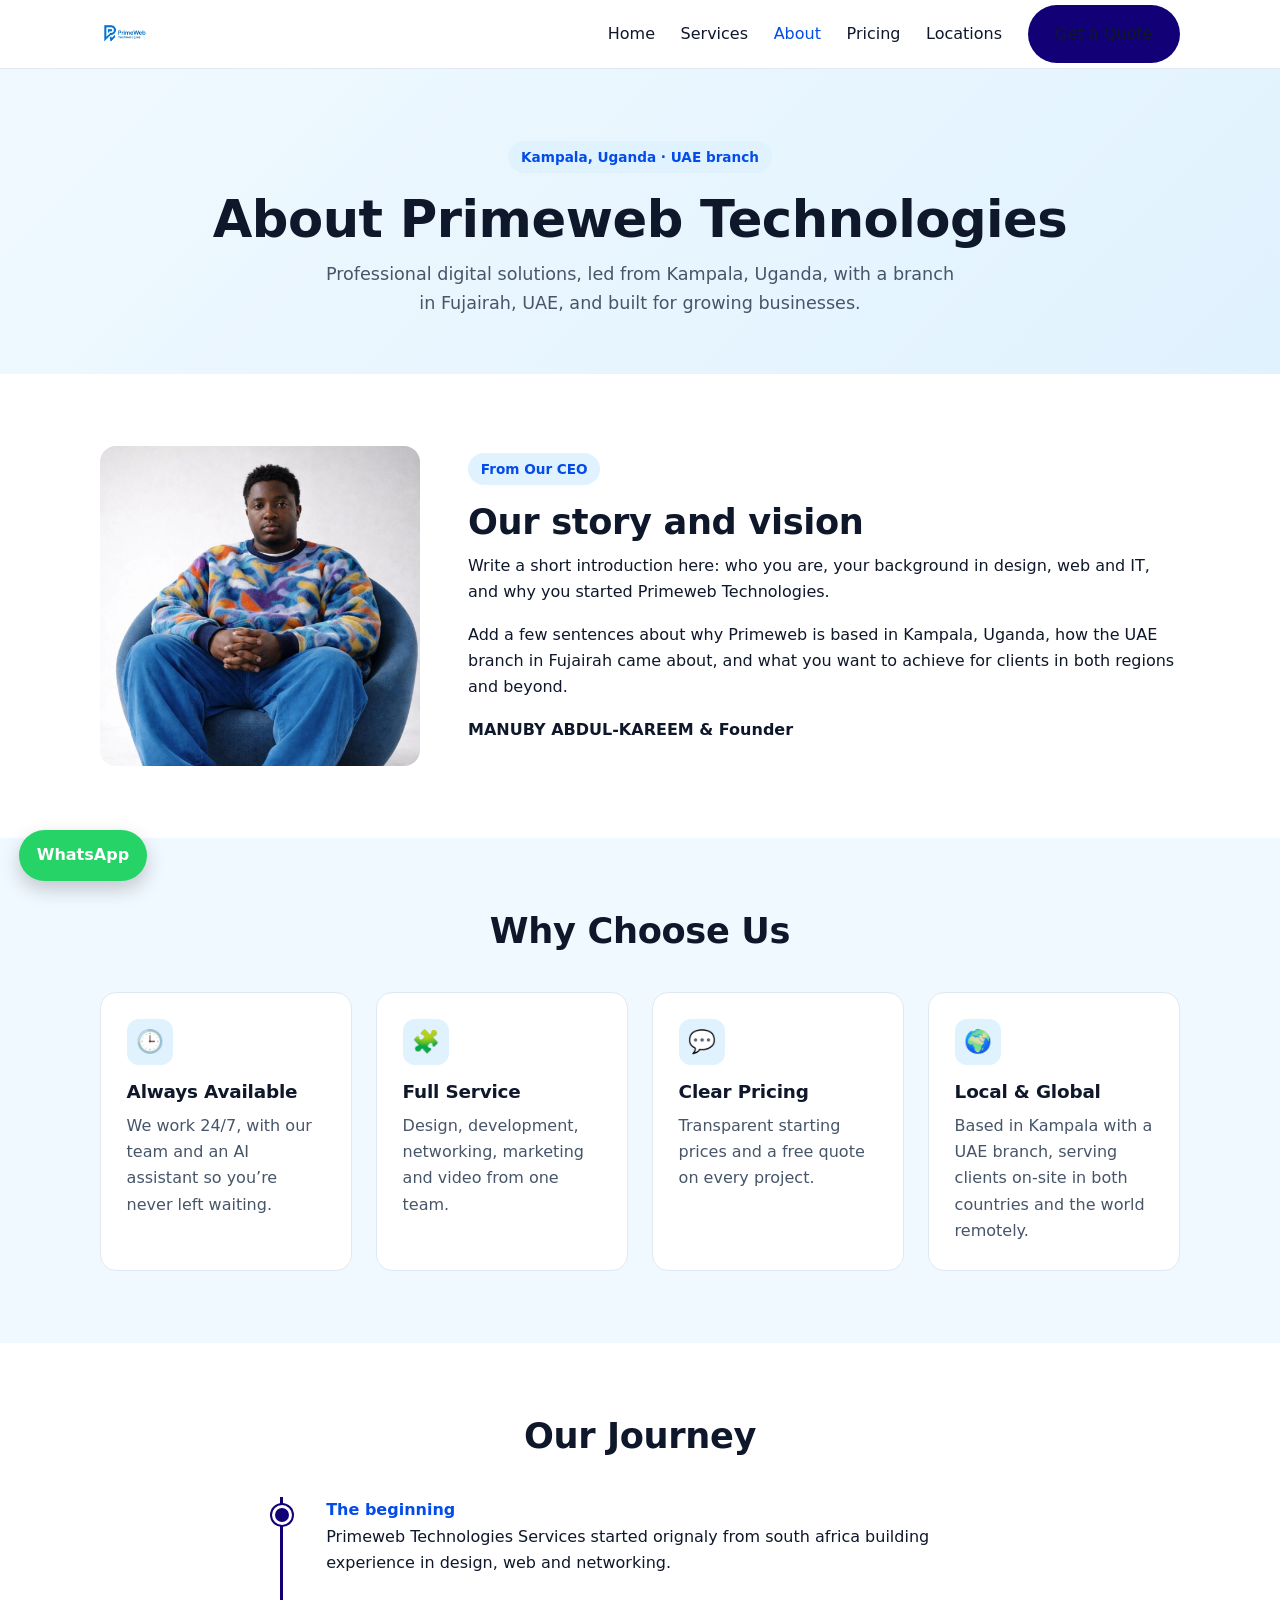
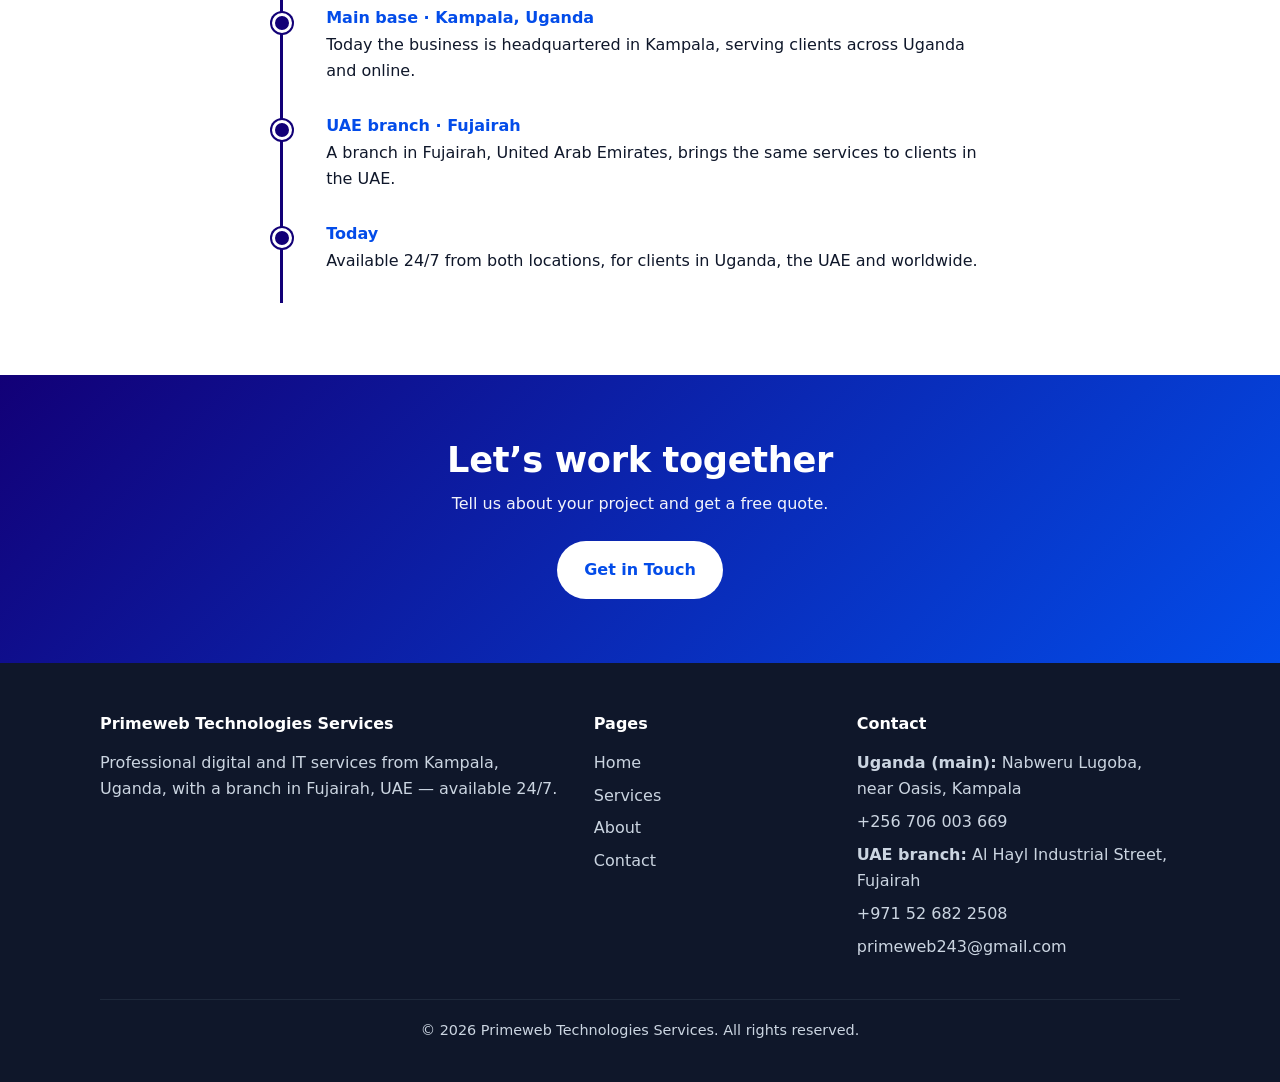
<file: primeweb-site/about.html>
<!DOCTYPE html>
<html lang="en">
<head>
  <meta charset="UTF-8" />
  <meta name="viewport" content="width=device-width, initial-scale=1" />
  <meta name="theme-color" content="#0ea5e9" />
  <title>About — Primeweb Technologies Services</title>
  <meta name="description" content="About Primeweb Technologies Services: a digital and IT services business based in Kampala, Uganda, with a UAE branch in Fujairah, serving clients worldwide, available 24/7." />
  <link rel="canonical" href="https://primewebtechnologies.netlify.app/about.html" />
  <link rel="stylesheet" href="styles.css" />
</head>
<body>

<header class="site-header">
  <div class="container">
    <!-- REPLACE images/logo.png with your own logo file (or paste a full link into src) -->
    <a href="index.html" class="brand"><img src="images/logo.jpg" alt="Primeweb Technologies logo" class="logo" onerror="this.replaceWith(document.createTextNode('Primeweb Technologies'))" /></a>
    <button class="nav-toggle" aria-label="Toggle menu" aria-expanded="false">☰</button>
    <nav class="nav">
      <a href="index.html">Home</a>
      <a href="services.html">Services</a>
      <a href="about.html" aria-current="page">About</a>
      <a href="index.html#pricing">Pricing</a>
      <a href="index.html#locations">Locations</a>
      <a href="index.html#contact" class="btn btn-primary">Get a Quote</a>
    </nav>
  </div>
</header>

<main>

  <section class="page-hero">
    <div class="container">
      <span class="eyebrow">Kampala, Uganda · UAE branch</span>
      <h1>About Primeweb Technologies</h1>
      <p>Professional digital solutions, led from Kampala, Uganda, with a branch in Fujairah, UAE, and built for growing businesses.</p>
    </div>
  </section>

  <!-- CEO -->
  <section class="section">
    <div class="container">
      <div class="ceo">
        <!-- REPLACE with your own photo -->
        <img src="images/ceo.jpeg" alt="Photo of the CEO of Primeweb Technologies" />
        <div>
          <span class="eyebrow">From Our CEO</span>
          <h2>Our story and vision</h2>
          <!-- EDIT: replace these paragraphs with your own words -->
          <p>Write a short introduction here: who you are, your background in design, web and IT, and why you started Primeweb Technologies.</p>
          <p>Add a few sentences about why Primeweb is based in Kampala, Uganda, how the UAE branch in Fujairah came about, and what you want to achieve for clients in both regions and beyond.</p>
          <p><strong>MANUBY ABDUL-KAREEM &amp; Founder</strong></p>
        </div>
      </div>
    </div>
  </section>

  <!-- WHY CHOOSE US -->
  <section class="section alt">
    <div class="container">
      <div class="section-head"><h2>Why Choose Us</h2></div>
      <div class="grid grid-4">
        <div class="tile"><div class="icon">🕒</div><h3>Always Available</h3><p>We work 24/7, with our team and an AI assistant so you’re never left waiting.</p></div>
        <div class="tile"><div class="icon">🧩</div><h3>Full Service</h3><p>Design, development, networking, marketing and video from one team.</p></div>
        <div class="tile"><div class="icon">💬</div><h3>Clear Pricing</h3><p>Transparent starting prices and a free quote on every project.</p></div>
        <div class="tile"><div class="icon">🌍</div><h3>Local &amp; Global</h3><p>Based in Kampala with a UAE branch, serving clients on-site in both countries and the world remotely.</p></div>
      </div>
    </div>
  </section>

  <!-- JOURNEY -->
  <section class="section">
    <div class="container">
      <div class="section-head"><h2>Our Journey</h2></div>
      <!-- EDIT: add real dates and milestones -->
      <ul class="timeline">
        <li><strong>The beginning</strong>Primeweb Technologies Services started orignaly from south africa building experience in design, web and networking.</li>
        <li><strong>Main base · Kampala, Uganda</strong>Today the business is headquartered in Kampala, serving clients across Uganda and online.</li>
        <li><strong>UAE branch · Fujairah</strong>A branch in Fujairah, United Arab Emirates, brings the same services to clients in the UAE.</li>
        <li><strong>Today</strong>Available 24/7 from both locations, for clients in Uganda, the UAE and worldwide.</li>
      </ul>
    </div>
  </section>

  <section class="cta-band">
    <h2>Let’s work together</h2>
    <p>Tell us about your project and get a free quote.</p>
    <a href="index.html#contact" class="btn btn-light">Get in Touch</a>
  </section>

</main>

<footer class="site-footer">
  <div class="container">
    <div class="footer-grid">
      <div>
        <h4>Primeweb Technologies Services</h4>
        <p>Professional digital and IT services from Kampala, Uganda, with a branch in Fujairah, UAE — available 24/7.</p>
      </div>
      <div>
        <h4>Pages</h4>
        <ul>
          <li><a href="index.html">Home</a></li>
          <li><a href="services.html">Services</a></li>
          <li><a href="about.html">About</a></li>
          <li><a href="index.html#contact">Contact</a></li>
        </ul>
      </div>
      <div>
        <h4>Contact</h4>
        <ul>
          <li><strong>Uganda (main):</strong> Nabweru Lugoba, near Oasis, Kampala</li>
          <li><a href="https://wa.me/256706003669">+256 706 003 669</a></li>
          <li><strong>UAE branch:</strong> Al Hayl Industrial Street, Fujairah</li>
          <li><a href="https://wa.me/971526822508">+971 52 682 2508</a></li>
          <li><a href="mailto:primeweb243@gmail.com">primeweb243@gmail.com</a></li>
        </ul>
      </div>
    </div>
    <p class="copyright">© <span id="year">2026</span> Primeweb Technologies Services. All rights reserved.</p>
  </div>
</footer>

<a class="wa-float" href="https://wa.me/256706003669" target="_blank" rel="noopener" aria-label="Chat on WhatsApp">WhatsApp</a>

<script src="script.js"></script>
<script>document.getElementById('year').textContent = new Date().getFullYear();</script>
<script src="//code.tidio.co/YOUR_TIDIO_PUBLIC_KEY.js" async></script>
</body>
</html>
</file>
<file: primeweb-site/styles.css>
/* Primeweb Technologies Services — shared stylesheet
   Brand colour: sky blue #0ea5e9 (unchanged from the original site) */

:root {
  --primary: #120077;
  --primary-dark: #034ce9;
  --primary-soft: #e0f2fe;
  --ink: #0f172a;
  --muted: #475569;
  --line: #e2e8f0;
  --bg: #ffffff;
  --bg-alt: #f0f9ff;
  --radius: 16px;
  --shadow: 0 10px 30px rgba(14, 165, 233, 0.12);
  --max: 1120px;
}

* { box-sizing: border-box; }
html { scroll-behavior: smooth; }
body {
  margin: 0;
  font-family: "Segoe UI", system-ui, -apple-system, Roboto, "Helvetica Neue", Arial, sans-serif;
  color: var(--ink);
  background: var(--bg);
  line-height: 1.65;
}
img { max-width: 100%; display: block; }
a { color: var(--primary-dark); }
h1, h2, h3 { line-height: 1.2; margin: 0 0 0.6rem; letter-spacing: -0.01em; }
h1 { font-size: clamp(2rem, 5vw, 3.2rem); }
h2 { font-size: clamp(1.6rem, 3.5vw, 2.2rem); }
h3 { font-size: 1.15rem; }
p { margin: 0 0 1rem; }

.container { max-width: var(--max); margin: 0 auto; padding: 0 1.25rem; }
.section { padding: 4.5rem 0; }
.section.alt { background: var(--bg-alt); }
.section-head { text-align: center; max-width: 640px; margin: 0 auto 2.5rem; }
.section-head p { color: var(--muted); }
.eyebrow {
  display: inline-block;
  color: var(--primary-dark);
  background: var(--primary-soft);
  font-weight: 600;
  font-size: 0.85rem;
  padding: 0.3rem 0.8rem;
  border-radius: 999px;
  margin-bottom: 1rem;
}

/* Header */
.site-header {
  position: sticky; top: 0; z-index: 50;
  background: rgba(255, 255, 255, 0.92);
  backdrop-filter: blur(8px);
  border-bottom: 1px solid var(--line);
}
.site-header .container {
  display: flex; align-items: center; justify-content: space-between;
  min-height: 68px;
}
.brand { font-weight: 800; font-size: 1.15rem; color: var(--primary-dark); text-decoration: none; }
.brand span { color: var(--ink); }
.nav { display: flex; gap: 1.6rem; align-items: center; }
.nav a { color: var(--ink); text-decoration: none; font-weight: 500; }
.nav a:hover, .nav a[aria-current="page"] { color: var(--primary-dark); }
.nav-toggle {
  display: none; background: none; border: 1px solid var(--line);
  border-radius: 10px; padding: 0.45rem 0.7rem; font-size: 1.1rem; cursor: pointer;
}

/* Buttons */
.btn {
  display: inline-block; padding: 0.85rem 1.6rem; border-radius: 999px;
  font-weight: 600; text-decoration: none; border: 2px solid transparent;
  cursor: pointer; font-size: 1rem; font-family: inherit; transition: transform 0.15s, background 0.15s;
}
.btn:hover { transform: translateY(-2px); }
.btn-primary { background: var(--primary); color: #fff; }
.btn-primary:hover { background: var(--primary-dark); }
.btn-outline { background: transparent; color: var(--primary-dark); border-color: var(--primary); }
.btn-light { background: #fff; color: var(--primary-dark); }

/* Hero */
.hero { position: relative; overflow: hidden; background: #0b1220; color: #fff; }
.hero video {
  position: absolute; inset: 0; width: 100%; height: 100%;
  object-fit: cover; opacity: 1; z-index: 0;
}
/* Dark, semi-transparent overlay so the video shows through and the text stays readable.
   To make the video brighter, lower the 0.78 / 0.55 / 0.35 numbers; to make it darker, raise them. */
.hero::after {
  content: ""; position: absolute; inset: 0; z-index: 0;
  background: linear-gradient(90deg, rgba(2, 6, 23, 0.78) 0%, rgba(2, 6, 23, 0.55) 55%, rgba(2, 6, 23, 0.35) 100%);
}
.hero .container { position: relative; z-index: 1; padding-top: 6rem; padding-bottom: 6rem; }
.hero-content { max-width: 720px; }
.hero p.lead { font-size: 1.2rem; color: var(--muted); }
.hero-actions { display: flex; gap: 0.9rem; flex-wrap: wrap; margin-top: 1.6rem; }
.hero-badges { display: flex; gap: 1.5rem; flex-wrap: wrap; margin-top: 2rem; color: var(--muted); font-size: 0.95rem; }
.hero-badges strong { color: var(--ink); }

.page-hero { background: linear-gradient(135deg, #f0f9ff 0%, #e0f2fe 100%); padding: 4.5rem 0 3.5rem; text-align: center; }
.page-hero p { color: var(--muted); max-width: 640px; margin: 0 auto; font-size: 1.1rem; }

/* Cards & grids */
.grid { display: grid; gap: 1.5rem; }
.grid-3 { grid-template-columns: repeat(auto-fit, minmax(280px, 1fr)); }
.grid-2 { grid-template-columns: repeat(auto-fit, minmax(320px, 1fr)); }
.grid-4 { grid-template-columns: repeat(auto-fit, minmax(230px, 1fr)); }

.card {
  background: #fff; border: 1px solid var(--line); border-radius: var(--radius);
  overflow: hidden; display: flex; flex-direction: column; transition: box-shadow 0.2s, transform 0.2s;
}
.card:hover { box-shadow: var(--shadow); transform: translateY(-3px); }
.card img { width: 100%; aspect-ratio: 16 / 10; object-fit: cover; background: var(--primary-soft); }
.card-body { padding: 1.4rem; display: flex; flex-direction: column; flex: 1; }
.card-body p { color: var(--muted); flex: 1; }
.card-body a.more { font-weight: 600; text-decoration: none; color: var(--primary-dark); }

.tile { background: #fff; border: 1px solid var(--line); border-radius: var(--radius); padding: 1.6rem; }
.tile .icon {
  width: 46px; height: 46px; border-radius: 12px; background: var(--primary-soft);
  display: grid; place-items: center; font-size: 1.4rem; margin-bottom: 1rem;
}
.tile p { color: var(--muted); margin: 0; }

/* Services page */
.service-block { display: grid; grid-template-columns: 1fr 1fr; gap: 3rem; align-items: center; padding: 3rem 0; }
.service-block:nth-child(even) .service-media { order: 2; }
.service-media img { border-radius: var(--radius); width: 100%; aspect-ratio: 4 / 3; object-fit: cover; background: var(--primary-soft); }
.service-block ul { padding-left: 1.2rem; color: var(--muted); }

/* Process */
.steps { counter-reset: step; display: grid; gap: 1.5rem; grid-template-columns: repeat(auto-fit, minmax(240px, 1fr)); }
.step { background: #fff; border: 1px solid var(--line); border-radius: var(--radius); padding: 1.6rem; position: relative; }
.step::before {
  counter-increment: step; content: counter(step);
  width: 38px; height: 38px; border-radius: 50%; background: var(--primary); color: #fff;
  display: grid; place-items: center; font-weight: 700; margin-bottom: 0.9rem;
}
.step p { color: var(--muted); margin: 0; }

/* FAQ */
.faq { max-width: 780px; margin: 0 auto; }
.faq details { border-bottom: 1px solid var(--line); padding: 1.1rem 0; }
.faq summary { font-weight: 600; cursor: pointer; list-style: none; display: flex; justify-content: space-between; gap: 1rem; }
.faq summary::after { content: "+"; color: var(--primary); font-size: 1.4rem; line-height: 1; }
.faq details[open] summary::after { content: "–"; }
.faq details p { margin: 0.8rem 0 0; color: var(--muted); }

/* Testimonials */
.quote { background: #fff; border: 1px solid var(--line); border-radius: var(--radius); padding: 1.8rem; margin: 0; }
.quote p { font-size: 1.05rem; }
.quote footer { display: flex; align-items: center; gap: 0.8rem; margin-top: 1.2rem; }
.quote .avatar { width: 46px; height: 46px; border-radius: 50%; object-fit: cover; background: var(--primary-soft); }
.quote .who { font-size: 0.9rem; color: var(--muted); line-height: 1.3; }
.quote .who strong { display: block; color: var(--ink); }

/* Pricing */
.price-card { text-align: center; padding: 2rem 1.5rem; }
.price-card .from { color: var(--muted); font-size: 0.9rem; margin: 0; }
.price-card .amount { font-size: 2rem; font-weight: 800; color: var(--primary-dark); margin: 0.2rem 0 1rem; }
.price-card ul { list-style: none; padding: 0; margin: 0 0 1.4rem; color: var(--muted); }
.price-card ul li { padding: 0.35rem 0; border-bottom: 1px dashed var(--line); }
.price-note { text-align: center; color: var(--muted); margin-top: 1.5rem; font-size: 0.95rem; }

/* About */
.ceo { display: grid; grid-template-columns: 320px 1fr; gap: 3rem; align-items: center; }
.ceo img { width: 100%; aspect-ratio: 1 / 1; object-fit: cover; border-radius: var(--radius); background: var(--primary-soft); }
.timeline { list-style: none; margin: 0 auto; padding: 0 0 0 1.5rem; max-width: 720px; border-left: 3px solid var(--primary); }
.timeline li { position: relative; padding: 0 0 1.8rem 1.2rem; }
.timeline li::before {
  content: ""; position: absolute; left: -2.2rem; top: 0.45rem;
  width: 14px; height: 14px; border-radius: 50%; background: var(--primary); border: 3px solid #fff; box-shadow: 0 0 0 2px var(--primary);
}
.timeline strong { display: block; color: var(--primary-dark); }

/* CTA band */
.cta-band { background: linear-gradient(135deg, var(--primary) 0%, var(--primary-dark) 100%); color: #fff; text-align: center; padding: 4rem 1.25rem; }
.cta-band p { max-width: 560px; margin: 0 auto 1.5rem; opacity: 0.95; }

/* Contact */
.contact-wrap { display: grid; grid-template-columns: 1.1fr 0.9fr; gap: 2.5rem; align-items: start; }
.form-card, .info-card { background: #fff; border: 1px solid var(--line); border-radius: var(--radius); padding: 2rem; }
.form-card form { display: grid; gap: 1.1rem; }
.form-card label { display: grid; gap: 0.35rem; font-weight: 600; font-size: 0.95rem; }
.form-card input, .form-card textarea, .form-card select {
  font: inherit; padding: 0.8rem 0.9rem; border: 1px solid #cbd5e1; border-radius: 10px; background: #fff;
}
.form-card input:focus, .form-card textarea:focus, .form-card select:focus {
  outline: 3px solid var(--primary-soft); border-color: var(--primary);
}
.form-card textarea { min-height: 140px; resize: vertical; }
.hp { position: absolute; left: -9999px; }
.form-status { min-height: 1.4rem; font-weight: 600; margin: 0; }
.form-status.ok { color: #15803d; }
.form-status.err { color: #b91c1c; }
.info-card h3 { margin-top: 1.4rem; }
.info-card h3:first-child { margin-top: 0; }
.info-card p { color: var(--muted); margin-bottom: 0.4rem; }
.social { display: flex; flex-wrap: wrap; gap: 0.6rem; margin-top: 0.8rem; }
.social a {
  text-decoration: none; padding: 0.45rem 0.9rem; border-radius: 999px;
  border: 1px solid var(--line); color: var(--ink); font-size: 0.9rem;
}
.social a:hover { border-color: var(--primary); color: var(--primary-dark); }

/* Footer */
.site-footer { background: var(--ink); color: #cbd5e1; padding: 3rem 0 1.5rem; }
.footer-grid { display: grid; gap: 2rem; grid-template-columns: 2fr 1fr 1.4fr; }
.site-footer h4 { color: #fff; margin: 0 0 0.8rem; }
.site-footer a { color: #cbd5e1; text-decoration: none; }
.site-footer a:hover { color: #fff; }
.site-footer ul { list-style: none; padding: 0; margin: 0; }
.site-footer li { margin-bottom: 0.4rem; }
.copyright { border-top: 1px solid #1e293b; margin-top: 2rem; padding-top: 1.2rem; font-size: 0.9rem; text-align: center; }

/* Floating WhatsApp button */
.wa-float {
  position: fixed; left: 1.2rem; bottom: 1.2rem; z-index: 60;
  background: #25d366; color: #fff; text-decoration: none; font-weight: 700;
  padding: 0.75rem 1.1rem; border-radius: 999px; box-shadow: 0 8px 20px rgba(0,0,0,0.2);
}

/* Responsive */
@media (max-width: 860px) {
  .nav-toggle { display: block; }
  .nav {
    display: none; position: absolute; top: 68px; left: 0; right: 0;
    background: #fff; flex-direction: column; align-items: flex-start;
    padding: 1rem 1.25rem; border-bottom: 1px solid var(--line); gap: 1rem;
  }
  .nav.open { display: flex; }
  .service-block, .ceo, .contact-wrap, .footer-grid { grid-template-columns: 1fr; }
  .service-block:nth-child(even) .service-media { order: 0; }
  .section { padding: 3.2rem 0; }
  .hero .container { padding-top: 4rem; padding-bottom: 4rem; }
}


/* ---- Hero text on dark overlay ---- */
.hero h1 { color: #fff; }
.hero p.lead { color: #e2e8f0; }
.hero .eyebrow { background: rgba(14, 165, 233, 0.25); color: #bae6fd; }
.hero-badges { color: #cbd5e1; }
.hero-badges strong { color: #fff; }
.hero .btn-outline { color: #fff; border-color: #fff; }
.hero .btn-outline:hover { background: rgba(255, 255, 255, 0.15); }

/* ---- Logo ---- */
.logo { height: 46px; width: auto; display: block; }

/* ---- Locations & map ---- */
.loc-wrap { display: grid; grid-template-columns: 0.8fr 1.2fr; gap: 1.5rem; align-items: stretch; }
.loc-side { display: grid; gap: 1rem; align-content: start; }
.loc-card {
  text-align: left; font: inherit; color: var(--ink); cursor: pointer;
  background: #fff; border: 2px solid var(--line); border-radius: var(--radius);
  padding: 1.2rem 1.3rem; display: grid; gap: 0.2rem; transition: border-color 0.15s, box-shadow 0.15s;
}
.loc-card span { color: var(--muted); font-size: 0.95rem; }
.loc-card strong { font-size: 1.15rem; }
.loc-card:hover { border-color: var(--primary); }
.loc-card.active { border-color: var(--primary); box-shadow: var(--shadow); }
.loc-card .tag {
  justify-self: start; background: var(--primary-soft); color: var(--primary-dark);
  font-weight: 700; font-size: 0.75rem; padding: 0.15rem 0.6rem; border-radius: 999px; margin-bottom: 0.3rem;
}
.loc-card .tag.tag-alt { background: #fef3c7; color: #92400e; }
.map-frame { border-radius: var(--radius); overflow: hidden; border: 1px solid var(--line); min-height: 380px; background: var(--primary-soft); }
.map-frame iframe { width: 100%; height: 100%; min-height: 420px; border: 0; display: block; }

/* ---- UAE branch ---- */
.branch { display: grid; grid-template-columns: 1.2fr 0.8fr; gap: 2.5rem; align-items: center; }

@media (max-width: 860px) {
  .loc-wrap, .branch { grid-template-columns: 1fr; }
  .logo { height: 40px; }
}
</file>
